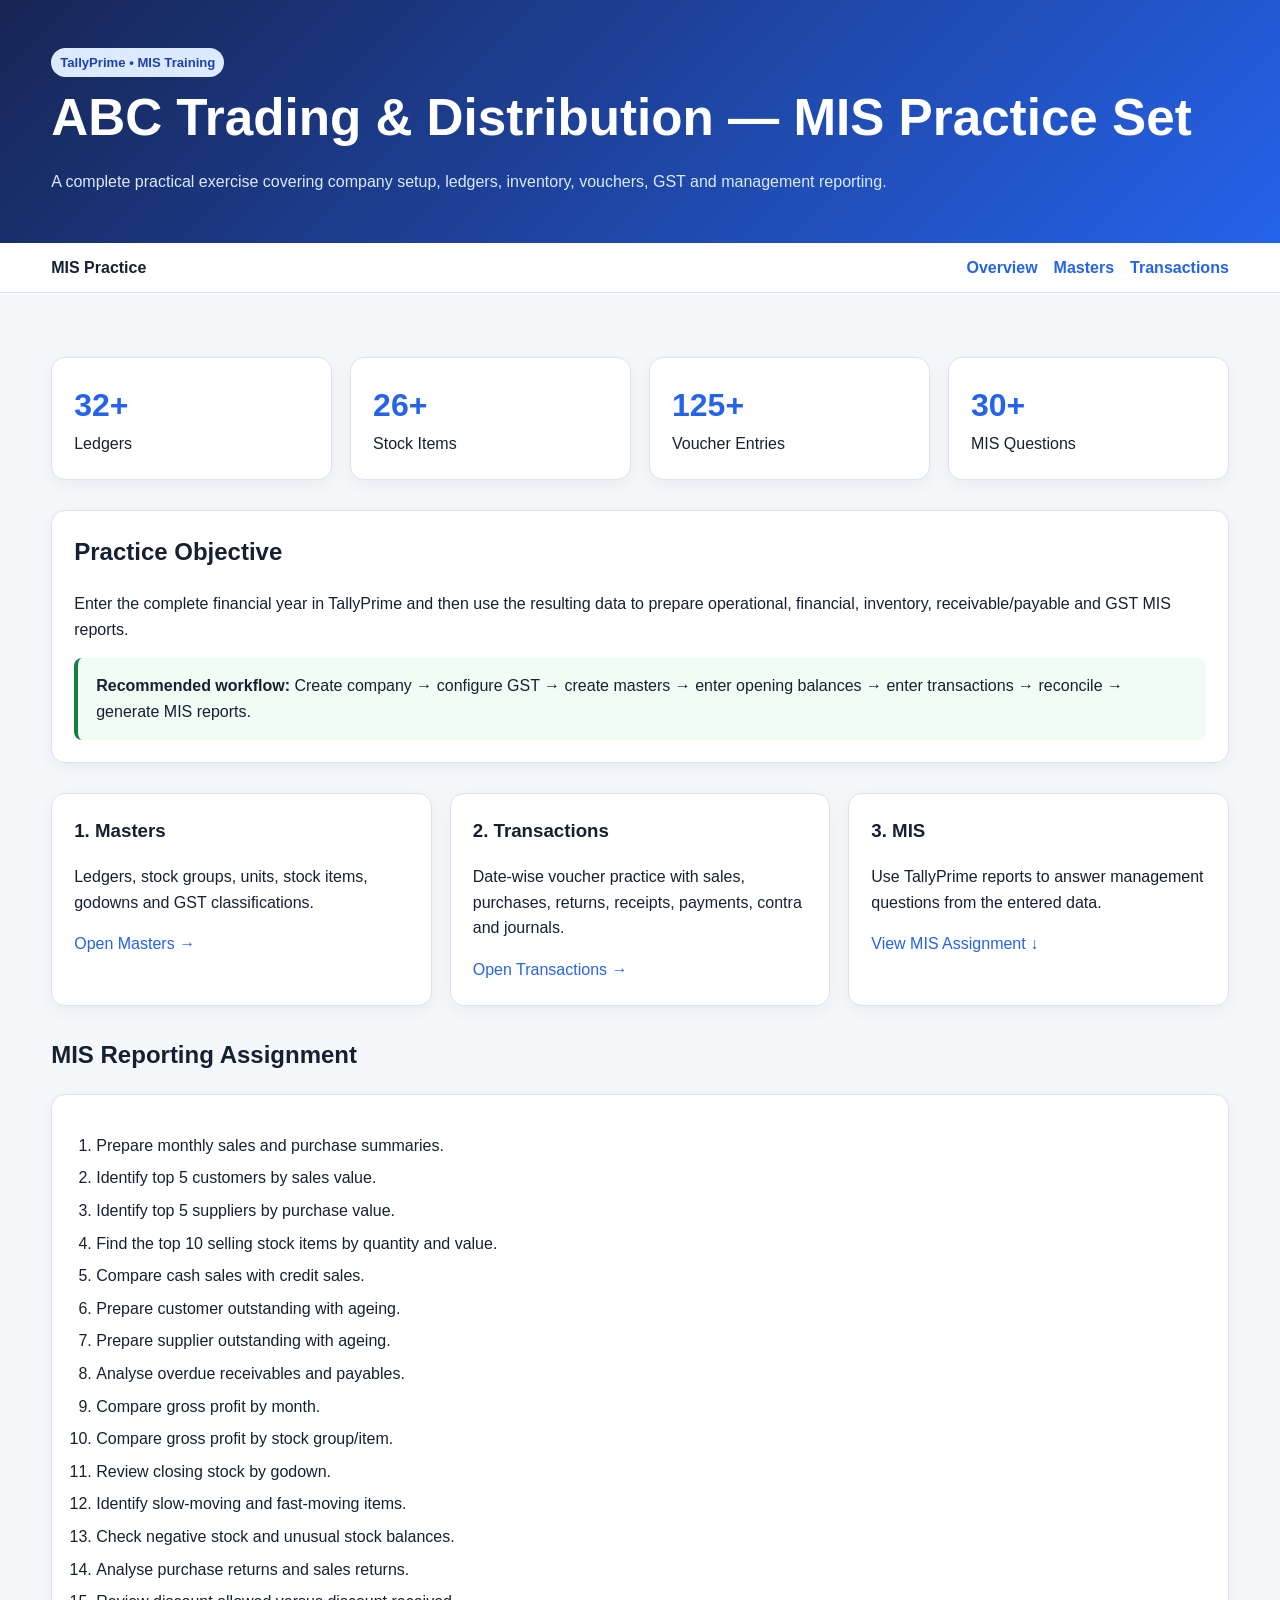
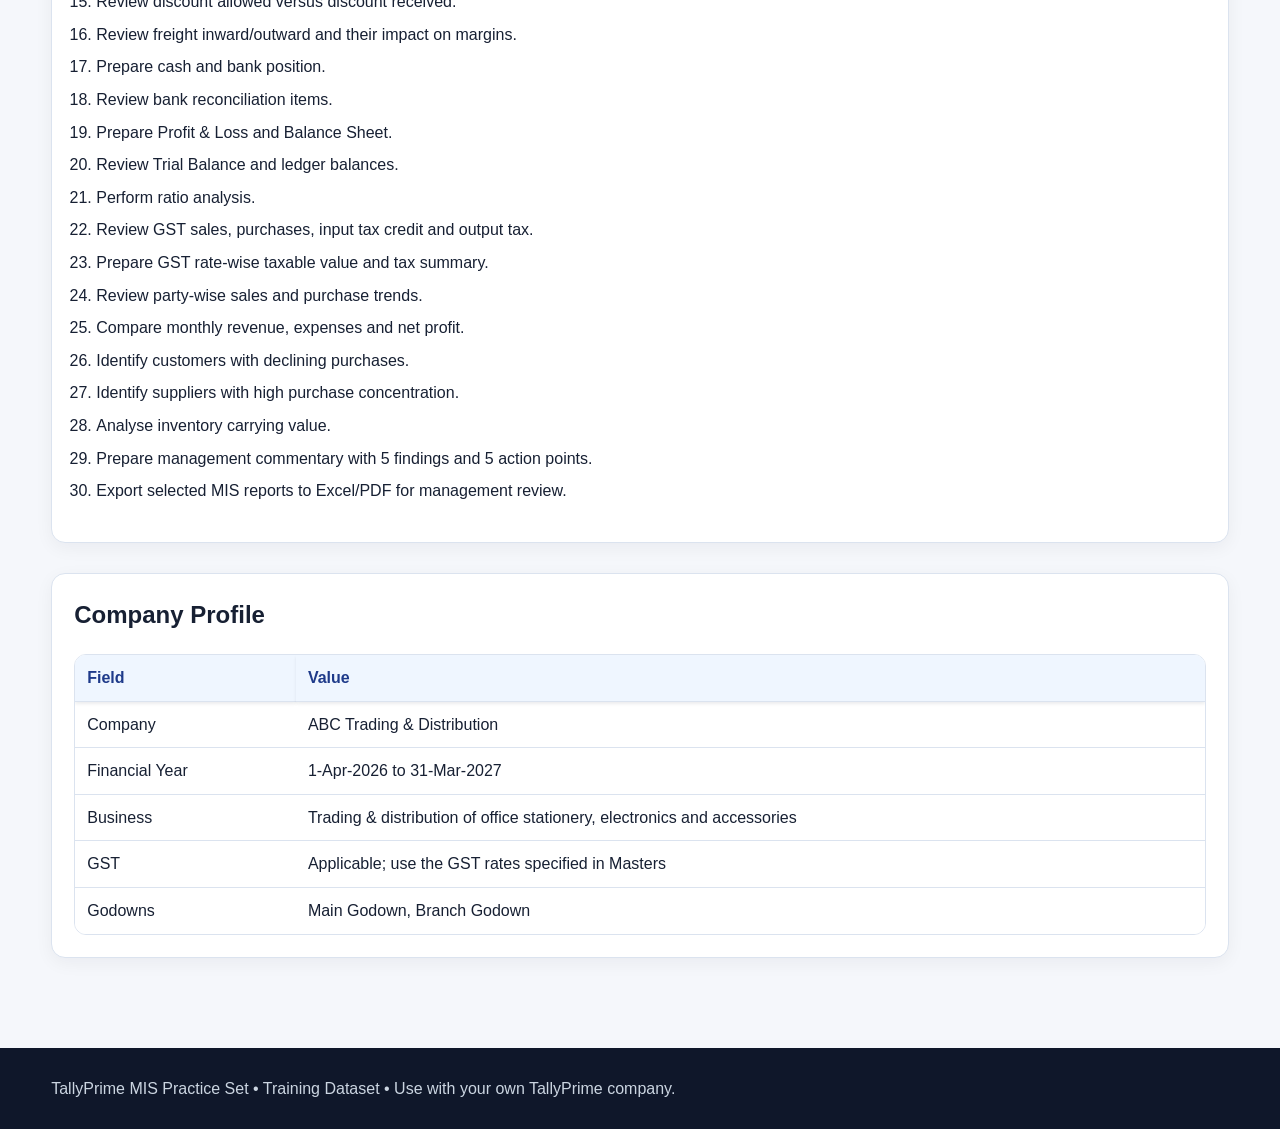
<file: index.html>
<!doctype html>
<html lang="en">
<head>
<meta charset="utf-8"><meta name="viewport" content="width=device-width,initial-scale=1">
<title>TallyPrime MIS Practice Set</title>
<link rel="stylesheet" href="universal.css">
</head>
<body>
<header><div class="container">
  <span class="badge">TallyPrime • MIS Training</span>
  <h1>ABC Trading & Distribution — MIS Practice Set</h1>
  <p>A complete practical exercise covering company setup, ledgers, inventory, vouchers, GST and management reporting.</p>
</div></header>
<nav><div class="container nav-inner">
  <strong>MIS Practice</strong>
  <div class="nav-links">
    <a href="index.html">Overview</a><a href="masters.html">Masters</a><a href="transactions.html">Transactions</a>
  </div>
</div></nav>
<main class="container">
<section class="grid">
  <div class="card"><div class="stat">32+</div><div>Ledgers</div></div>
  <div class="card"><div class="stat">26+</div><div>Stock Items</div></div>
  <div class="card"><div class="stat">125+</div><div>Voucher Entries</div></div>
  <div class="card"><div class="stat">30+</div><div>MIS Questions</div></div>
</section>

<section>
<div class="card">
<h2>Practice Objective</h2>
<p>Enter the complete financial year in TallyPrime and then use the resulting data to prepare operational, financial, inventory, receivable/payable and GST MIS reports.</p>
<div class="notice success"><strong>Recommended workflow:</strong> Create company → configure GST → create masters → enter opening balances → enter transactions → reconcile → generate MIS reports.</div>
</div>
</section>

<section class="grid">
<div class="card"><h3>1. Masters</h3><p>Ledgers, stock groups, units, stock items, godowns and GST classifications.</p><a href="masters.html">Open Masters →</a></div>
<div class="card"><h3>2. Transactions</h3><p>Date-wise voucher practice with sales, purchases, returns, receipts, payments, contra and journals.</p><a href="transactions.html">Open Transactions →</a></div>
<div class="card"><h3>3. MIS</h3><p>Use TallyPrime reports to answer management questions from the entered data.</p><a href="#mis">View MIS Assignment ↓</a></div>
</section>

<section id="mis">
<h2>MIS Reporting Assignment</h2>
<div class="card">
<ol class="checklist">
<li>Prepare monthly sales and purchase summaries.</li>
<li>Identify top 5 customers by sales value.</li>
<li>Identify top 5 suppliers by purchase value.</li>
<li>Find the top 10 selling stock items by quantity and value.</li>
<li>Compare cash sales with credit sales.</li>
<li>Prepare customer outstanding with ageing.</li>
<li>Prepare supplier outstanding with ageing.</li>
<li>Analyse overdue receivables and payables.</li>
<li>Compare gross profit by month.</li>
<li>Compare gross profit by stock group/item.</li>
<li>Review closing stock by godown.</li>
<li>Identify slow-moving and fast-moving items.</li>
<li>Check negative stock and unusual stock balances.</li>
<li>Analyse purchase returns and sales returns.</li>
<li>Review discount allowed versus discount received.</li>
<li>Review freight inward/outward and their impact on margins.</li>
<li>Prepare cash and bank position.</li>
<li>Review bank reconciliation items.</li>
<li>Prepare Profit & Loss and Balance Sheet.</li>
<li>Review Trial Balance and ledger balances.</li>
<li>Perform ratio analysis.</li>
<li>Review GST sales, purchases, input tax credit and output tax.</li>
<li>Prepare GST rate-wise taxable value and tax summary.</li>
<li>Review party-wise sales and purchase trends.</li>
<li>Compare monthly revenue, expenses and net profit.</li>
<li>Identify customers with declining purchases.</li>
<li>Identify suppliers with high purchase concentration.</li>
<li>Analyse inventory carrying value.</li>
<li>Prepare management commentary with 5 findings and 5 action points.</li>
<li>Export selected MIS reports to Excel/PDF for management review.</li>
</ol>
</div>
</section>

<section>
<div class="card">
<h2>Company Profile</h2>
<div class="table-wrap"><table><thead><tr><th>Field</th><th>Value</th></tr></thead><tbody>
<tr><td>Company</td><td>ABC Trading & Distribution</td></tr>
<tr><td>Financial Year</td><td>1-Apr-2026 to 31-Mar-2027</td></tr>
<tr><td>Business</td><td>Trading & distribution of office stationery, electronics and accessories</td></tr>
<tr><td>GST</td><td>Applicable; use the GST rates specified in Masters</td></tr>
<tr><td>Godowns</td><td>Main Godown, Branch Godown</td></tr>
</tbody></table></div>
</div>
</section>
</main>
<footer><div class="container">TallyPrime MIS Practice Set • Training Dataset • Use with your own TallyPrime company.</div></footer>
</body></html>
</file>
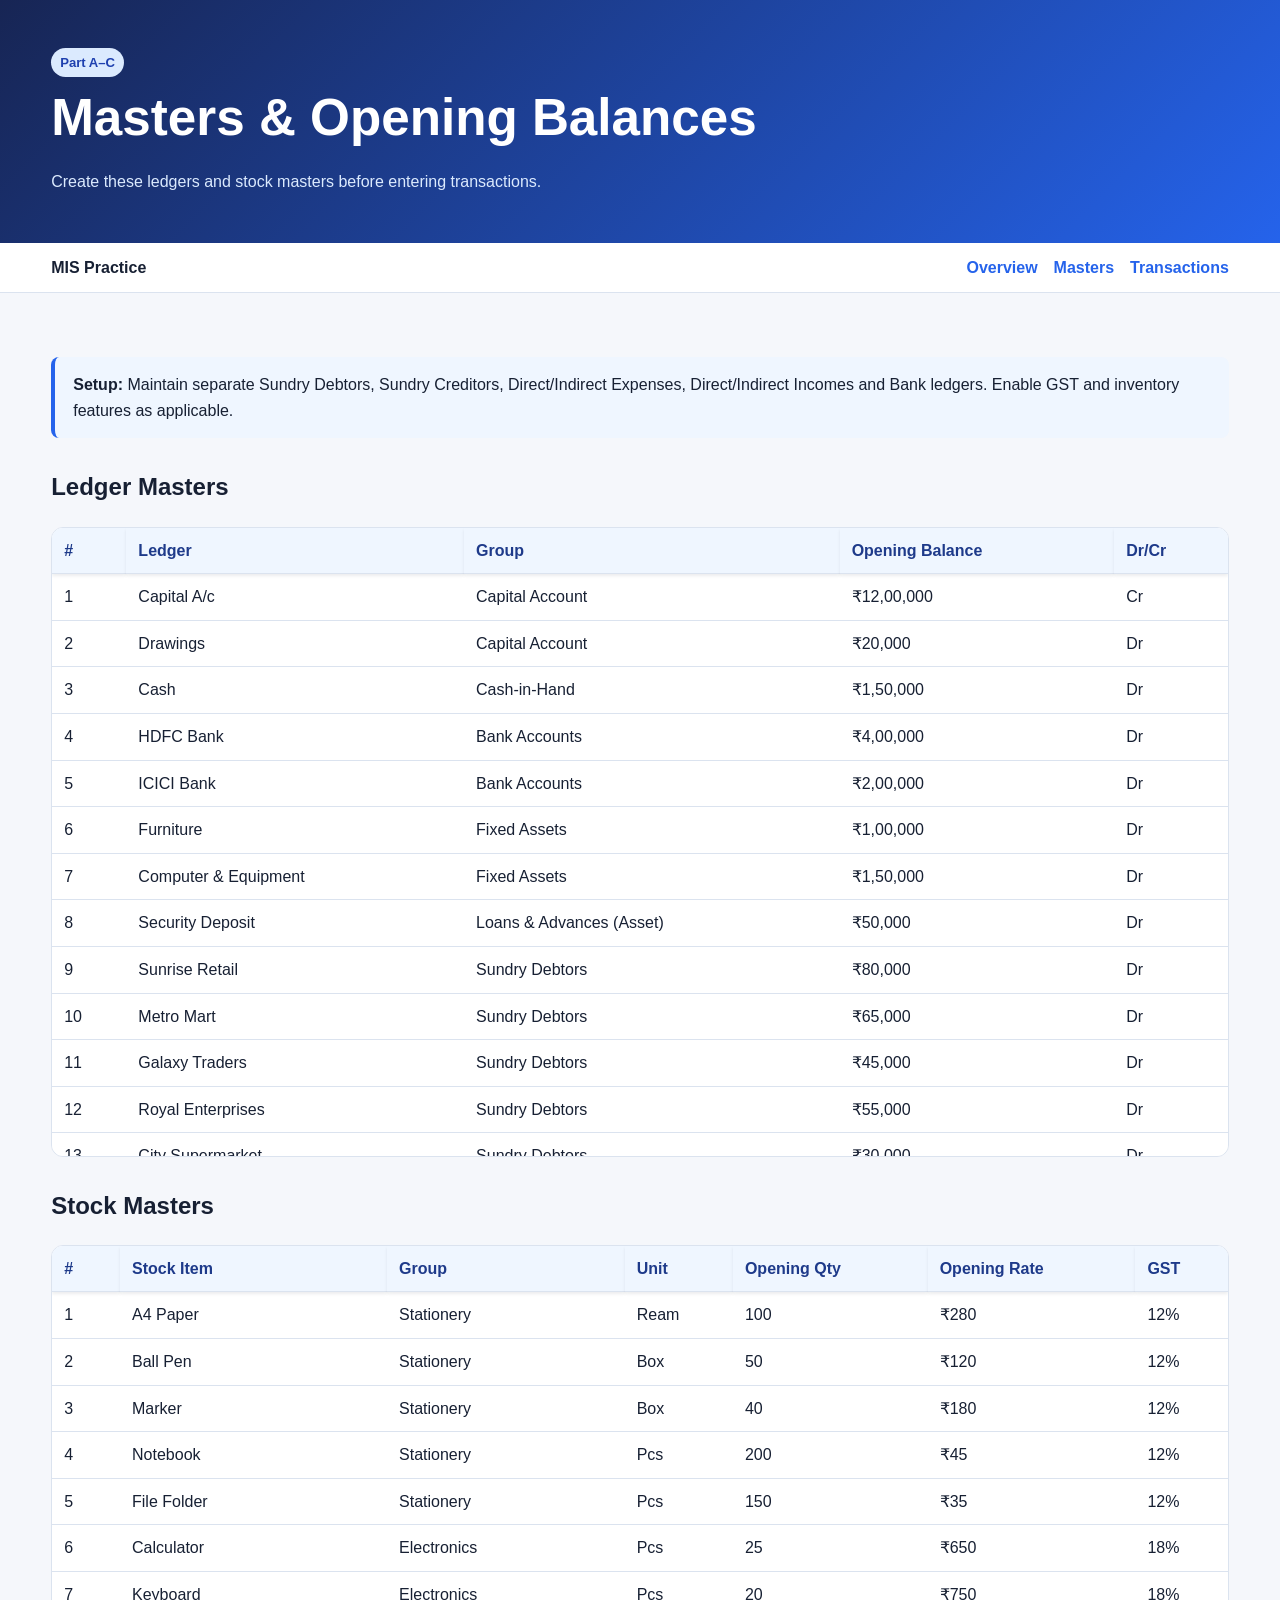
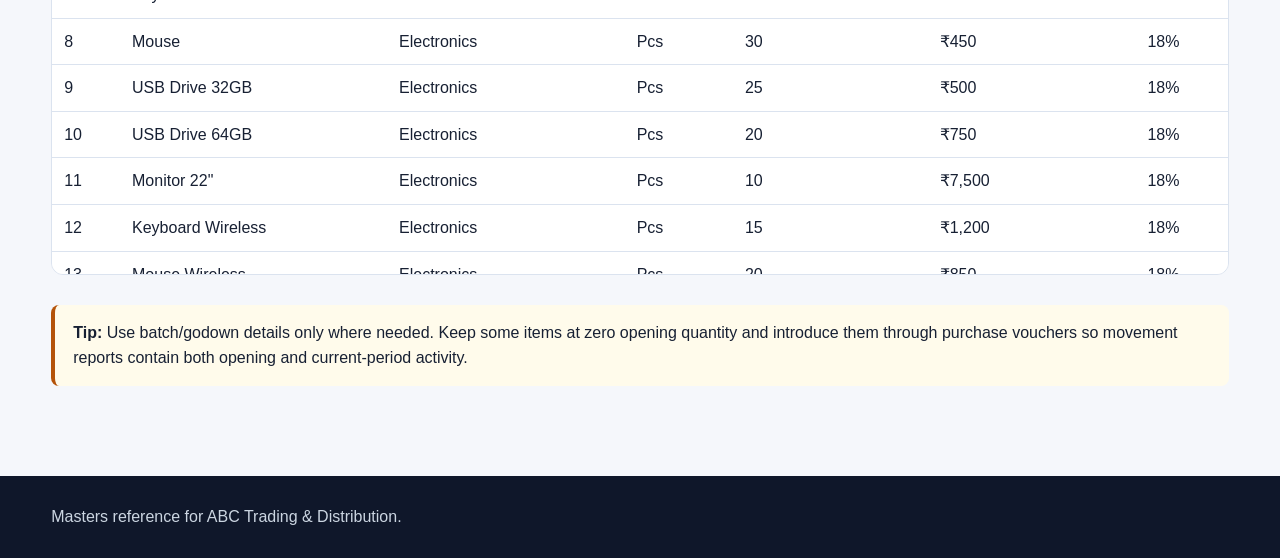
<file: masters.html>
<!doctype html>
<html lang="en">
<head>
<meta charset="utf-8"><meta name="viewport" content="width=device-width,initial-scale=1">
<title>Masters — TallyPrime MIS Practice</title>
<link rel="stylesheet" href="universal.css">
</head>
<body>
<header><div class="container"><span class="badge">Part A–C</span><h1>Masters & Opening Balances</h1><p>Create these ledgers and stock masters before entering transactions.</p></div></header>
<nav><div class="container nav-inner"><strong>MIS Practice</strong><div class="nav-links"><a href="index.html">Overview</a><a href="masters.html">Masters</a><a href="transactions.html">Transactions</a></div></div></nav>
<main class="container">
<section><div class="notice"><strong>Setup:</strong> Maintain separate Sundry Debtors, Sundry Creditors, Direct/Indirect Expenses, Direct/Indirect Incomes and Bank ledgers. Enable GST and inventory features as applicable.</div></section>

<section><h2>Ledger Masters</h2><div class="table-wrap"><table>
<thead><tr><th>#</th><th>Ledger</th><th>Group</th><th>Opening Balance</th><th>Dr/Cr</th></tr></thead><tbody>
<tr><td>1</td><td>Capital A/c</td><td>Capital Account</td><td>₹12,00,000</td><td>Cr</td></tr>
<tr><td>2</td><td>Drawings</td><td>Capital Account</td><td>₹20,000</td><td>Dr</td></tr>
<tr><td>3</td><td>Cash</td><td>Cash-in-Hand</td><td>₹1,50,000</td><td>Dr</td></tr>
<tr><td>4</td><td>HDFC Bank</td><td>Bank Accounts</td><td>₹4,00,000</td><td>Dr</td></tr>
<tr><td>5</td><td>ICICI Bank</td><td>Bank Accounts</td><td>₹2,00,000</td><td>Dr</td></tr>
<tr><td>6</td><td>Furniture</td><td>Fixed Assets</td><td>₹1,00,000</td><td>Dr</td></tr>
<tr><td>7</td><td>Computer & Equipment</td><td>Fixed Assets</td><td>₹1,50,000</td><td>Dr</td></tr>
<tr><td>8</td><td>Security Deposit</td><td>Loans & Advances (Asset)</td><td>₹50,000</td><td>Dr</td></tr>
<tr><td>9</td><td>Sunrise Retail</td><td>Sundry Debtors</td><td>₹80,000</td><td>Dr</td></tr>
<tr><td>10</td><td>Metro Mart</td><td>Sundry Debtors</td><td>₹65,000</td><td>Dr</td></tr>
<tr><td>11</td><td>Galaxy Traders</td><td>Sundry Debtors</td><td>₹45,000</td><td>Dr</td></tr>
<tr><td>12</td><td>Royal Enterprises</td><td>Sundry Debtors</td><td>₹55,000</td><td>Dr</td></tr>
<tr><td>13</td><td>City Supermarket</td><td>Sundry Debtors</td><td>₹30,000</td><td>Dr</td></tr>
<tr><td>14</td><td>Prime Distributors</td><td>Sundry Debtors</td><td>₹40,000</td><td>Dr</td></tr>
<tr><td>15</td><td>National Wholesalers</td><td>Sundry Creditors</td><td>₹90,000</td><td>Cr</td></tr>
<tr><td>16</td><td>Bharat Suppliers</td><td>Sundry Creditors</td><td>₹70,000</td><td>Cr</td></tr>
<tr><td>17</td><td>Global Enterprises</td><td>Sundry Creditors</td><td>₹60,000</td><td>Cr</td></tr>
<tr><td>18</td><td>Star Agencies</td><td>Sundry Creditors</td><td>₹45,000</td><td>Cr</td></tr>
<tr><td>19</td><td>Kumar Traders</td><td>Sundry Creditors</td><td>₹35,000</td><td>Cr</td></tr>
<tr><td>20</td><td>Rent</td><td>Indirect Expenses</td><td>Nil</td><td>—</td></tr>
<tr><td>21</td><td>Salary</td><td>Indirect Expenses</td><td>Nil</td><td>—</td></tr>
<tr><td>22</td><td>Electricity Charges</td><td>Indirect Expenses</td><td>Nil</td><td>—</td></tr>
<tr><td>23</td><td>Freight Inward</td><td>Direct Expenses</td><td>Nil</td><td>—</td></tr>
<tr><td>24</td><td>Freight Outward</td><td>Indirect Expenses</td><td>Nil</td><td>—</td></tr>
<tr><td>25</td><td>Advertisement</td><td>Indirect Expenses</td><td>Nil</td><td>—</td></tr>
<tr><td>26</td><td>Telephone Expenses</td><td>Indirect Expenses</td><td>Nil</td><td>—</td></tr>
<tr><td>27</td><td>Office Expenses</td><td>Indirect Expenses</td><td>Nil</td><td>—</td></tr>
<tr><td>28</td><td>Bank Charges</td><td>Indirect Expenses</td><td>Nil</td><td>—</td></tr>
<tr><td>29</td><td>Discount Received</td><td>Indirect Incomes</td><td>Nil</td><td>—</td></tr>
<tr><td>30</td><td>Discount Allowed</td><td>Indirect Expenses</td><td>Nil</td><td>—</td></tr>
<tr><td>31</td><td>Commission Received</td><td>Indirect Incomes</td><td>Nil</td><td>—</td></tr>
<tr><td>32</td><td>Interest Received</td><td>Indirect Incomes</td><td>Nil</td><td>—</td></tr>
</tbody></table></div></section>

<section><h2>Stock Masters</h2><div class="table-wrap"><table>
<thead><tr><th>#</th><th>Stock Item</th><th>Group</th><th>Unit</th><th>Opening Qty</th><th>Opening Rate</th><th>GST</th></tr></thead><tbody>
<tr><td>1</td><td>A4 Paper</td><td>Stationery</td><td>Ream</td><td>100</td><td>₹280</td><td>12%</td></tr>
<tr><td>2</td><td>Ball Pen</td><td>Stationery</td><td>Box</td><td>50</td><td>₹120</td><td>12%</td></tr>
<tr><td>3</td><td>Marker</td><td>Stationery</td><td>Box</td><td>40</td><td>₹180</td><td>12%</td></tr>
<tr><td>4</td><td>Notebook</td><td>Stationery</td><td>Pcs</td><td>200</td><td>₹45</td><td>12%</td></tr>
<tr><td>5</td><td>File Folder</td><td>Stationery</td><td>Pcs</td><td>150</td><td>₹35</td><td>12%</td></tr>
<tr><td>6</td><td>Calculator</td><td>Electronics</td><td>Pcs</td><td>25</td><td>₹650</td><td>18%</td></tr>
<tr><td>7</td><td>Keyboard</td><td>Electronics</td><td>Pcs</td><td>20</td><td>₹750</td><td>18%</td></tr>
<tr><td>8</td><td>Mouse</td><td>Electronics</td><td>Pcs</td><td>30</td><td>₹450</td><td>18%</td></tr>
<tr><td>9</td><td>USB Drive 32GB</td><td>Electronics</td><td>Pcs</td><td>25</td><td>₹500</td><td>18%</td></tr>
<tr><td>10</td><td>USB Drive 64GB</td><td>Electronics</td><td>Pcs</td><td>20</td><td>₹750</td><td>18%</td></tr>
<tr><td>11</td><td>Monitor 22"</td><td>Electronics</td><td>Pcs</td><td>10</td><td>₹7,500</td><td>18%</td></tr>
<tr><td>12</td><td>Keyboard Wireless</td><td>Electronics</td><td>Pcs</td><td>15</td><td>₹1,200</td><td>18%</td></tr>
<tr><td>13</td><td>Mouse Wireless</td><td>Electronics</td><td>Pcs</td><td>20</td><td>₹850</td><td>18%</td></tr>
<tr><td>14</td><td>Printer</td><td>Electronics</td><td>Pcs</td><td>5</td><td>₹12,000</td><td>18%</td></tr>
<tr><td>15</td><td>Toner Cartridge</td><td>Printer Supplies</td><td>Pcs</td><td>15</td><td>₹3,500</td><td>18%</td></tr>
<tr><td>16</td><td>HDMI Cable</td><td>Accessories</td><td>Pcs</td><td>40</td><td>₹350</td><td>18%</td></tr>
<tr><td>17</td><td>LAN Cable</td><td>Accessories</td><td>Pcs</td><td>100</td><td>₹80</td><td>18%</td></tr>
<tr><td>18</td><td>Router</td><td>Networking</td><td>Pcs</td><td>10</td><td>₹2,200</td><td>18%</td></tr>
<tr><td>19</td><td>Wi-Fi Adapter</td><td>Networking</td><td>Pcs</td><td>15</td><td>₹900</td><td>18%</td></tr>
<tr><td>20</td><td>Power Extension</td><td>Electrical</td><td>Pcs</td><td>25</td><td>₹650</td><td>18%</td></tr>
<tr><td>21</td><td>UPS</td><td>Electrical</td><td>Pcs</td><td>8</td><td>₹4,500</td><td>18%</td></tr>
<tr><td>22</td><td>Office Chair</td><td>Furniture</td><td>Pcs</td><td>10</td><td>₹5,500</td><td>18%</td></tr>
<tr><td>23</td><td>Table</td><td>Furniture</td><td>Pcs</td><td>5</td><td>₹8,500</td><td>18%</td></tr>
<tr><td>24</td><td>Whiteboard</td><td>Office Equipment</td><td>Pcs</td><td>8</td><td>₹2,500</td><td>18%</td></tr>
<tr><td>25</td><td>Stapler</td><td>Stationery</td><td>Pcs</td><td>50</td><td>₹120</td><td>12%</td></tr>
<tr><td>26</td><td>Calculator Scientific</td><td>Electronics</td><td>Pcs</td><td>10</td><td>₹1,200</td><td>18%</td></tr>
</tbody></table></div></section>

<section><div class="notice warning"><strong>Tip:</strong> Use batch/godown details only where needed. Keep some items at zero opening quantity and introduce them through purchase vouchers so movement reports contain both opening and current-period activity.</div></section>
</main>
<footer><div class="container">Masters reference for ABC Trading & Distribution.</div></footer>
</body></html>
</file>
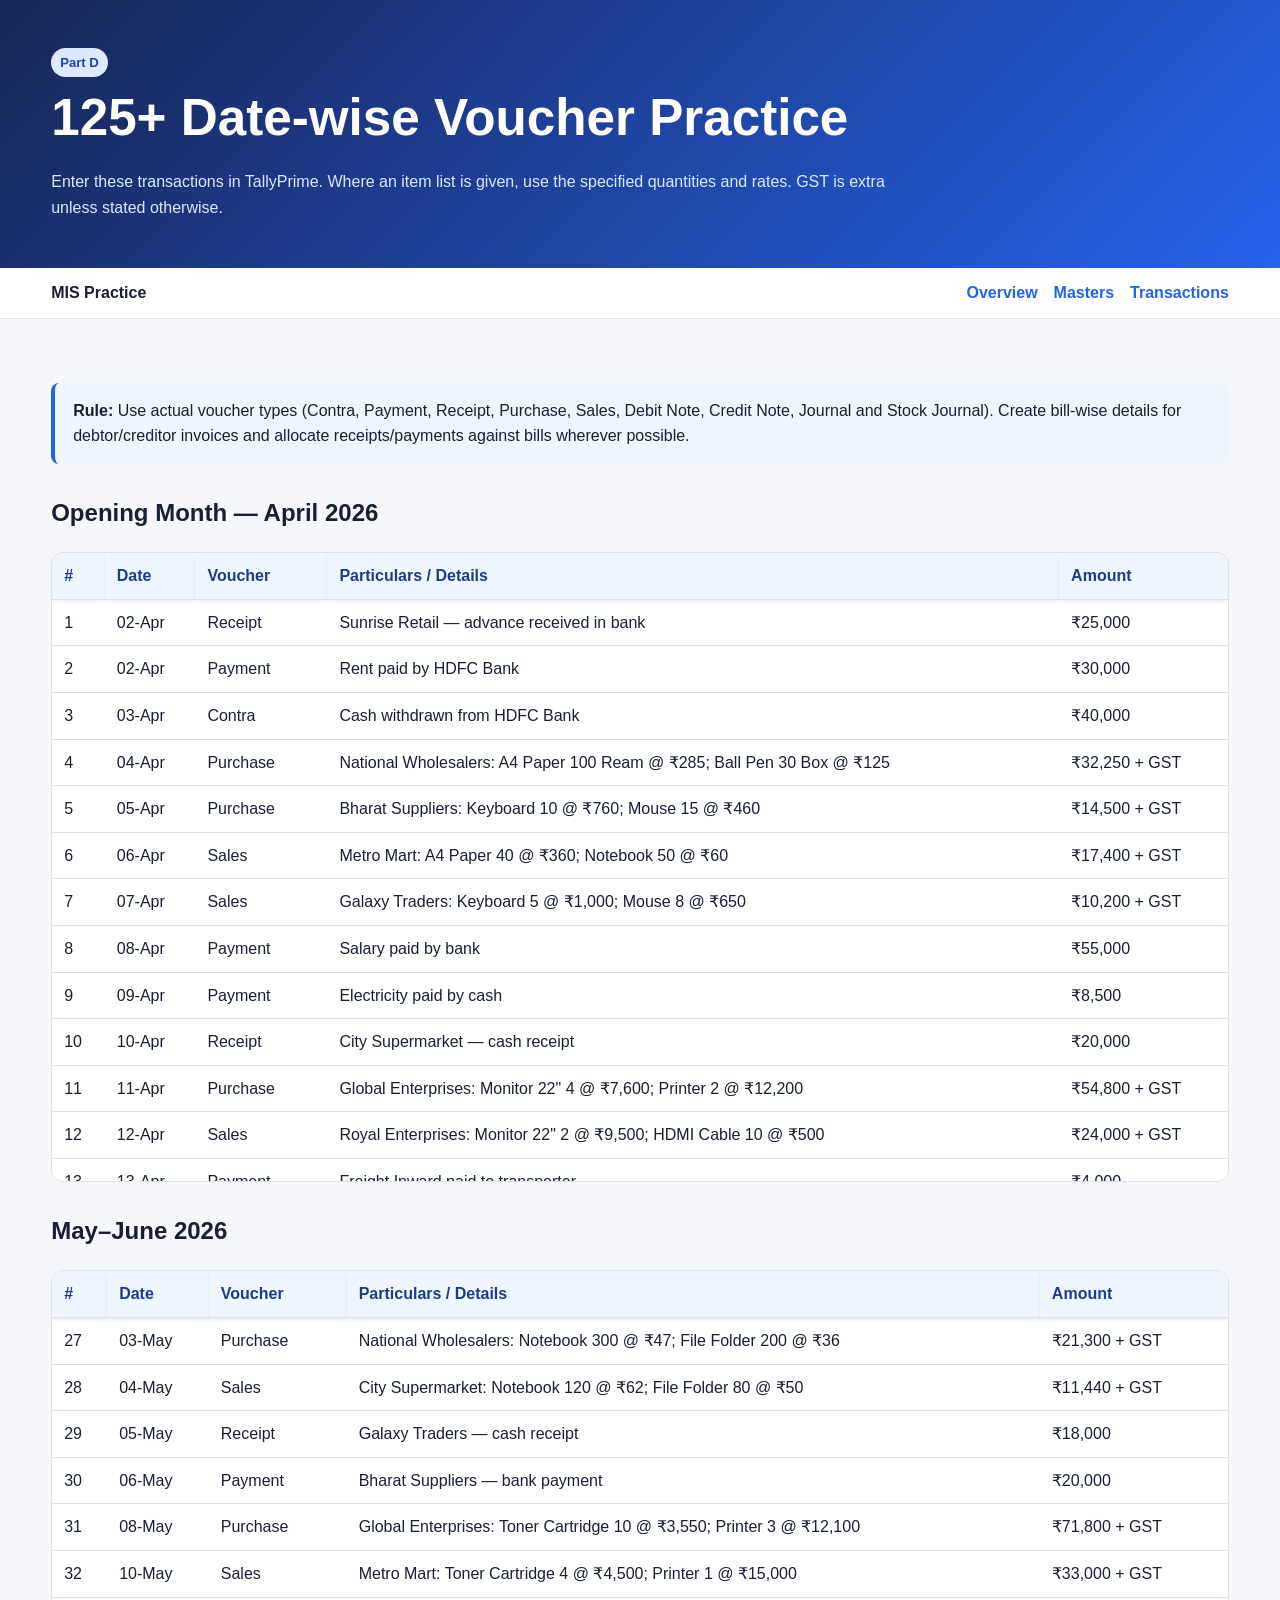
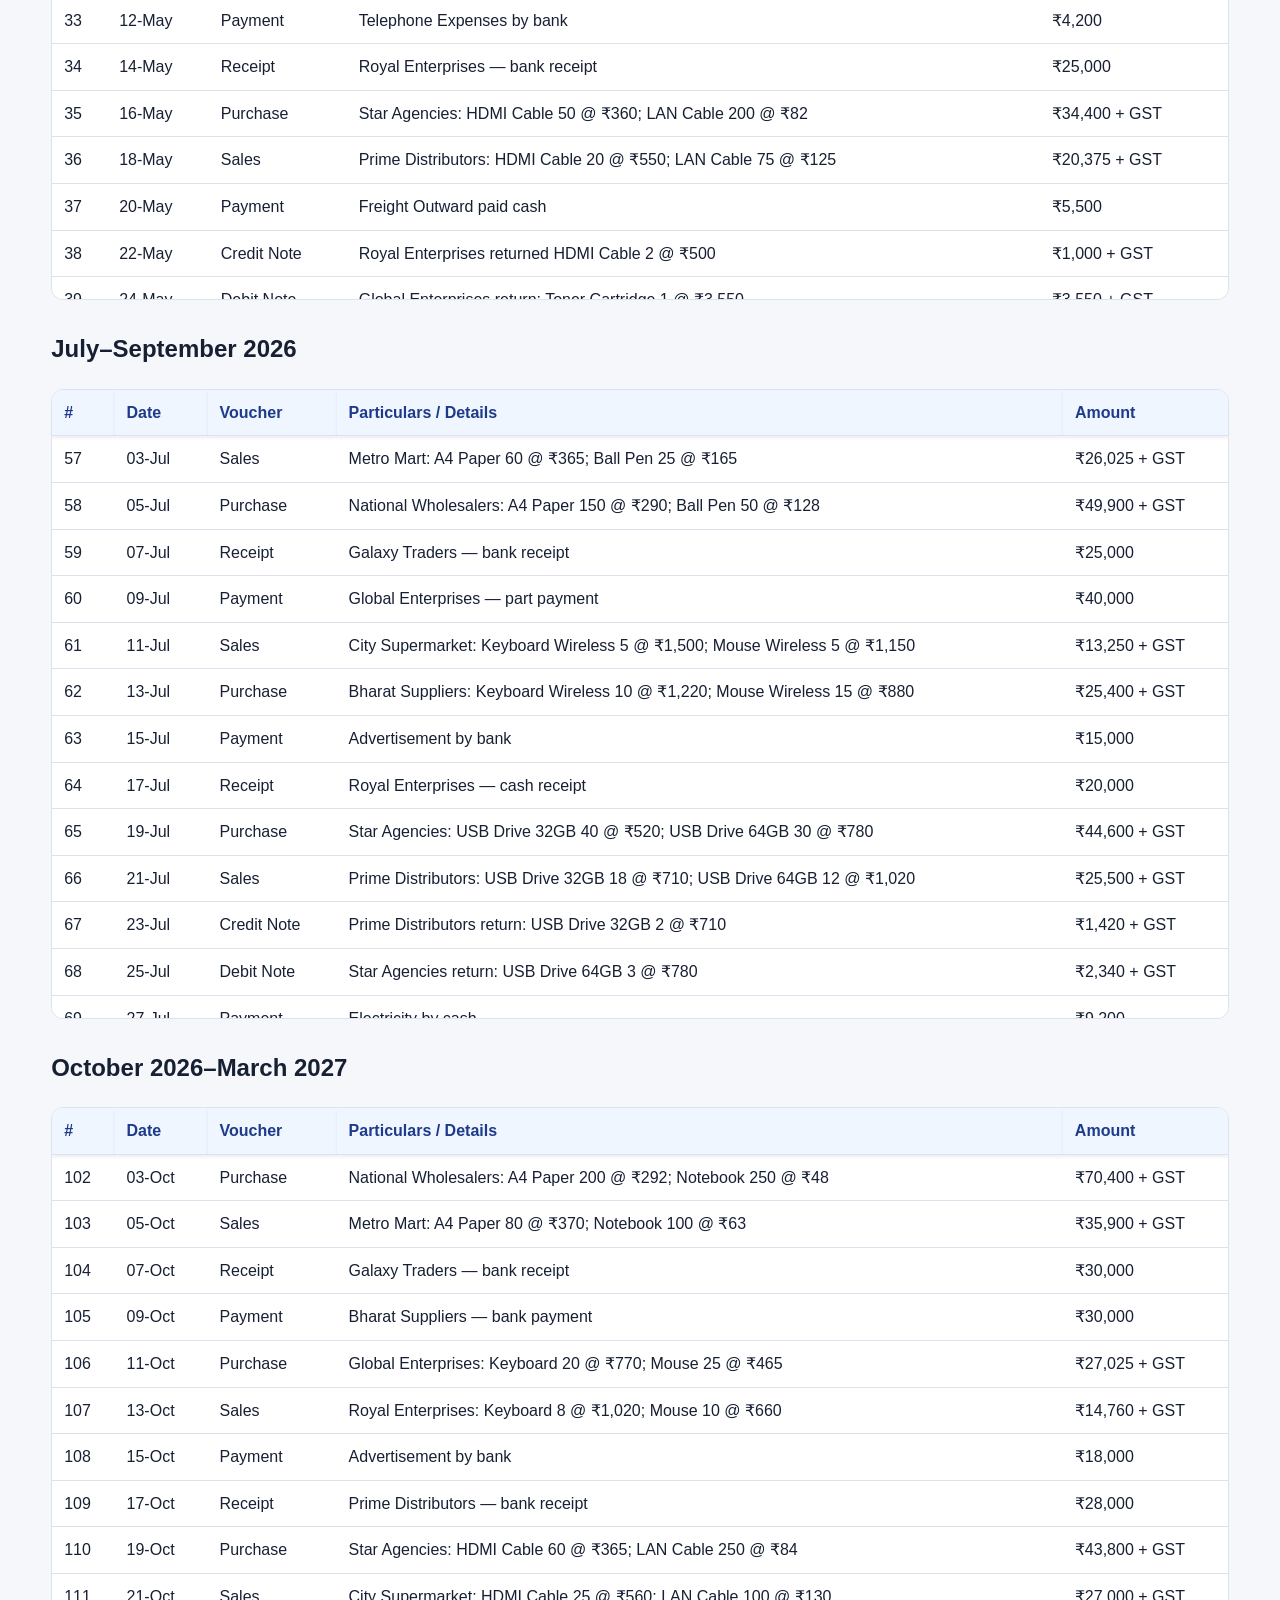
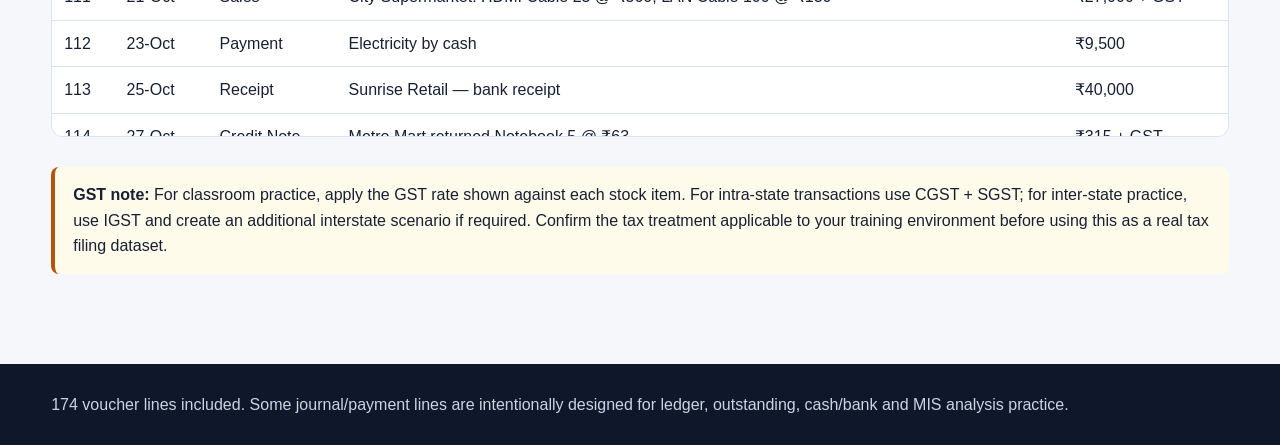
<file: transactions.html>
<!doctype html>
<html lang="en">
<head>
<meta charset="utf-8"><meta name="viewport" content="width=device-width,initial-scale=1">
<title>Transactions — TallyPrime MIS Practice</title>
<link rel="stylesheet" href="universal.css">
</head>
<body>
<header><div class="container"><span class="badge">Part D</span><h1>125+ Date-wise Voucher Practice</h1><p>Enter these transactions in TallyPrime. Where an item list is given, use the specified quantities and rates. GST is extra unless stated otherwise.</p></div></header>
<nav><div class="container nav-inner"><strong>MIS Practice</strong><div class="nav-links"><a href="index.html">Overview</a><a href="masters.html">Masters</a><a href="transactions.html">Transactions</a></div></div></nav>
<main class="container">
<section><div class="notice"><strong>Rule:</strong> Use actual voucher types (Contra, Payment, Receipt, Purchase, Sales, Debit Note, Credit Note, Journal and Stock Journal). Create bill-wise details for debtor/creditor invoices and allocate receipts/payments against bills wherever possible.</div></section>

<section><h2>Opening Month — April 2026</h2><div class="table-wrap"><table>
<thead><tr><th>#</th><th>Date</th><th>Voucher</th><th>Particulars / Details</th><th>Amount</th></tr></thead><tbody>
<tr><td>1</td><td>02-Apr</td><td>Receipt</td><td>Sunrise Retail — advance received in bank</td><td>₹25,000</td></tr>
<tr><td>2</td><td>02-Apr</td><td>Payment</td><td>Rent paid by HDFC Bank</td><td>₹30,000</td></tr>
<tr><td>3</td><td>03-Apr</td><td>Contra</td><td>Cash withdrawn from HDFC Bank</td><td>₹40,000</td></tr>
<tr><td>4</td><td>04-Apr</td><td>Purchase</td><td>National Wholesalers: A4 Paper 100 Ream @ ₹285; Ball Pen 30 Box @ ₹125</td><td>₹32,250 + GST</td></tr>
<tr><td>5</td><td>05-Apr</td><td>Purchase</td><td>Bharat Suppliers: Keyboard 10 @ ₹760; Mouse 15 @ ₹460</td><td>₹14,500 + GST</td></tr>
<tr><td>6</td><td>06-Apr</td><td>Sales</td><td>Metro Mart: A4 Paper 40 @ ₹360; Notebook 50 @ ₹60</td><td>₹17,400 + GST</td></tr>
<tr><td>7</td><td>07-Apr</td><td>Sales</td><td>Galaxy Traders: Keyboard 5 @ ₹1,000; Mouse 8 @ ₹650</td><td>₹10,200 + GST</td></tr>
<tr><td>8</td><td>08-Apr</td><td>Payment</td><td>Salary paid by bank</td><td>₹55,000</td></tr>
<tr><td>9</td><td>09-Apr</td><td>Payment</td><td>Electricity paid by cash</td><td>₹8,500</td></tr>
<tr><td>10</td><td>10-Apr</td><td>Receipt</td><td>City Supermarket — cash receipt</td><td>₹20,000</td></tr>
<tr><td>11</td><td>11-Apr</td><td>Purchase</td><td>Global Enterprises: Monitor 22" 4 @ ₹7,600; Printer 2 @ ₹12,200</td><td>₹54,800 + GST</td></tr>
<tr><td>12</td><td>12-Apr</td><td>Sales</td><td>Royal Enterprises: Monitor 22" 2 @ ₹9,500; HDMI Cable 10 @ ₹500</td><td>₹24,000 + GST</td></tr>
<tr><td>13</td><td>13-Apr</td><td>Payment</td><td>Freight Inward paid to transporter</td><td>₹4,000</td></tr>
<tr><td>14</td><td>14-Apr</td><td>Purchase</td><td>Star Agencies: USB Drive 32GB 30 @ ₹510; USB Drive 64GB 20 @ ₹760</td><td>₹30,500 + GST</td></tr>
<tr><td>15</td><td>15-Apr</td><td>Sales</td><td>Prime Distributors: USB Drive 32GB 10 @ ₹700; USB Drive 64GB 8 @ ₹1,000</td><td>₹15,000 + GST</td></tr>
<tr><td>16</td><td>16-Apr</td><td>Receipt</td><td>Metro Mart — bank receipt</td><td>₹15,000</td></tr>
<tr><td>17</td><td>17-Apr</td><td>Payment</td><td>National Wholesalers — part payment</td><td>₹25,000</td></tr>
<tr><td>18</td><td>18-Apr</td><td>Credit Note</td><td>Metro Mart returned A4 Paper 5 Ream @ ₹360</td><td>₹1,800 + GST</td></tr>
<tr><td>19</td><td>19-Apr</td><td>Debit Note</td><td>National Wholesalers purchase return: Ball Pen 5 Box @ ₹125</td><td>₹625 + GST</td></tr>
<tr><td>20</td><td>20-Apr</td><td>Journal</td><td>Accrue salary payable for month</td><td>₹55,000</td></tr>
<tr><td>21</td><td>22-Apr</td><td>Payment</td><td>Advertisement by bank</td><td>₹12,000</td></tr>
<tr><td>22</td><td>24-Apr</td><td>Receipt</td><td>Sunrise Retail — bank receipt against bill</td><td>₹30,000</td></tr>
<tr><td>23</td><td>25-Apr</td><td>Purchase</td><td>Kumar Traders: Router 8 @ ₹2,250; Wi-Fi Adapter 10 @ ₹920</td><td>₹27,400 + GST</td></tr>
<tr><td>24</td><td>26-Apr</td><td>Sales</td><td>Sunrise Retail: Router 3 @ ₹3,000; Wi-Fi Adapter 4 @ ₹1,250</td><td>₹13,000 + GST</td></tr>
<tr><td>25</td><td>28-Apr</td><td>Payment</td><td>Office Expenses paid cash</td><td>₹6,500</td></tr>
<tr><td>26</td><td>30-Apr</td><td>Journal</td><td>Depreciation provision: Furniture ₹2,500; Computer & Equipment ₹4,000</td><td>₹6,500</td></tr>
</tbody></table></div></section>

<section><h2>May–June 2026</h2><div class="table-wrap"><table>
<thead><tr><th>#</th><th>Date</th><th>Voucher</th><th>Particulars / Details</th><th>Amount</th></tr></thead><tbody>
<tr><td>27</td><td>03-May</td><td>Purchase</td><td>National Wholesalers: Notebook 300 @ ₹47; File Folder 200 @ ₹36</td><td>₹21,300 + GST</td></tr>
<tr><td>28</td><td>04-May</td><td>Sales</td><td>City Supermarket: Notebook 120 @ ₹62; File Folder 80 @ ₹50</td><td>₹11,440 + GST</td></tr>
<tr><td>29</td><td>05-May</td><td>Receipt</td><td>Galaxy Traders — cash receipt</td><td>₹18,000</td></tr>
<tr><td>30</td><td>06-May</td><td>Payment</td><td>Bharat Suppliers — bank payment</td><td>₹20,000</td></tr>
<tr><td>31</td><td>08-May</td><td>Purchase</td><td>Global Enterprises: Toner Cartridge 10 @ ₹3,550; Printer 3 @ ₹12,100</td><td>₹71,800 + GST</td></tr>
<tr><td>32</td><td>10-May</td><td>Sales</td><td>Metro Mart: Toner Cartridge 4 @ ₹4,500; Printer 1 @ ₹15,000</td><td>₹33,000 + GST</td></tr>
<tr><td>33</td><td>12-May</td><td>Payment</td><td>Telephone Expenses by bank</td><td>₹4,200</td></tr>
<tr><td>34</td><td>14-May</td><td>Receipt</td><td>Royal Enterprises — bank receipt</td><td>₹25,000</td></tr>
<tr><td>35</td><td>16-May</td><td>Purchase</td><td>Star Agencies: HDMI Cable 50 @ ₹360; LAN Cable 200 @ ₹82</td><td>₹34,400 + GST</td></tr>
<tr><td>36</td><td>18-May</td><td>Sales</td><td>Prime Distributors: HDMI Cable 20 @ ₹550; LAN Cable 75 @ ₹125</td><td>₹20,375 + GST</td></tr>
<tr><td>37</td><td>20-May</td><td>Payment</td><td>Freight Outward paid cash</td><td>₹5,500</td></tr>
<tr><td>38</td><td>22-May</td><td>Credit Note</td><td>Royal Enterprises returned HDMI Cable 2 @ ₹500</td><td>₹1,000 + GST</td></tr>
<tr><td>39</td><td>24-May</td><td>Debit Note</td><td>Global Enterprises return: Toner Cartridge 1 @ ₹3,550</td><td>₹3,550 + GST</td></tr>
<tr><td>40</td><td>26-May</td><td>Receipt</td><td>Sunrise Retail — bank receipt</td><td>₹35,000</td></tr>
<tr><td>41</td><td>28-May</td><td>Payment</td><td>National Wholesalers — bank payment</td><td>₹30,000</td></tr>
<tr><td>42</td><td>31-May</td><td>Journal</td><td>Accrue monthly salary</td><td>₹55,000</td></tr>
<tr><td>43</td><td>03-Jun</td><td>Purchase</td><td>Bharat Suppliers: Power Extension 30 @ ₹670; UPS 5 @ ₹4,600</td><td>₹43,100 + GST</td></tr>
<tr><td>44</td><td>05-Jun</td><td>Sales</td><td>Galaxy Traders: Power Extension 10 @ ₹900; UPS 2 @ ₹5,800</td><td>₹20,600 + GST</td></tr>
<tr><td>45</td><td>07-Jun</td><td>Purchase</td><td>Kumar Traders: Office Chair 12 @ ₹5,600; Table 6 @ ₹8,600</td><td>₹119,200 + GST</td></tr>
<tr><td>46</td><td>09-Jun</td><td>Sales</td><td>Royal Enterprises: Office Chair 5 @ ₹7,200; Table 2 @ ₹10,500</td><td>₹57,000 + GST</td></tr>
<tr><td>47</td><td>11-Jun</td><td>Receipt</td><td>City Supermarket — cash receipt</td><td>₹22,000</td></tr>
<tr><td>48</td><td>13-Jun</td><td>Payment</td><td>Rent paid by bank</td><td>₹30,000</td></tr>
<tr><td>49</td><td>15-Jun</td><td>Purchase</td><td>National Wholesalers: Whiteboard 10 @ ₹2,550; Stapler 60 @ ₹125</td><td>₹32,000 + GST</td></tr>
<tr><td>50</td><td>17-Jun</td><td>Sales</td><td>Prime Distributors: Whiteboard 4 @ ₹3,200; Stapler 20 @ ₹180</td><td>₹16,400 + GST</td></tr>
<tr><td>51</td><td>19-Jun</td><td>Contra</td><td>HDFC Bank to Cash</td><td>₹35,000</td></tr>
<tr><td>52</td><td>21-Jun</td><td>Payment</td><td>Salary payment by bank</td><td>₹55,000</td></tr>
<tr><td>53</td><td>23-Jun</td><td>Receipt</td><td>Metro Mart — bank receipt</td><td>₹30,000</td></tr>
<tr><td>54</td><td>25-Jun</td><td>Payment</td><td>Bank charges</td><td>₹1,250</td></tr>
<tr><td>55</td><td>27-Jun</td><td>Sales</td><td>Sunrise Retail: Calculator 5 @ ₹900; Mouse Wireless 6 @ ₹1,150</td><td>₹11,400 + GST</td></tr>
<tr><td>56</td><td>29-Jun</td><td>Purchase</td><td>Global Enterprises: Calculator 10 @ ₹670; Mouse Wireless 15 @ ₹870</td><td>₹19,750 + GST</td></tr>
</tbody></table></div></section>

<section><h2>July–September 2026</h2><div class="table-wrap"><table>
<thead><tr><th>#</th><th>Date</th><th>Voucher</th><th>Particulars / Details</th><th>Amount</th></tr></thead><tbody>
<tr><td>57</td><td>03-Jul</td><td>Sales</td><td>Metro Mart: A4 Paper 60 @ ₹365; Ball Pen 25 @ ₹165</td><td>₹26,025 + GST</td></tr>
<tr><td>58</td><td>05-Jul</td><td>Purchase</td><td>National Wholesalers: A4 Paper 150 @ ₹290; Ball Pen 50 @ ₹128</td><td>₹49,900 + GST</td></tr>
<tr><td>59</td><td>07-Jul</td><td>Receipt</td><td>Galaxy Traders — bank receipt</td><td>₹25,000</td></tr>
<tr><td>60</td><td>09-Jul</td><td>Payment</td><td>Global Enterprises — part payment</td><td>₹40,000</td></tr>
<tr><td>61</td><td>11-Jul</td><td>Sales</td><td>City Supermarket: Keyboard Wireless 5 @ ₹1,500; Mouse Wireless 5 @ ₹1,150</td><td>₹13,250 + GST</td></tr>
<tr><td>62</td><td>13-Jul</td><td>Purchase</td><td>Bharat Suppliers: Keyboard Wireless 10 @ ₹1,220; Mouse Wireless 15 @ ₹880</td><td>₹25,400 + GST</td></tr>
<tr><td>63</td><td>15-Jul</td><td>Payment</td><td>Advertisement by bank</td><td>₹15,000</td></tr>
<tr><td>64</td><td>17-Jul</td><td>Receipt</td><td>Royal Enterprises — cash receipt</td><td>₹20,000</td></tr>
<tr><td>65</td><td>19-Jul</td><td>Purchase</td><td>Star Agencies: USB Drive 32GB 40 @ ₹520; USB Drive 64GB 30 @ ₹780</td><td>₹44,600 + GST</td></tr>
<tr><td>66</td><td>21-Jul</td><td>Sales</td><td>Prime Distributors: USB Drive 32GB 18 @ ₹710; USB Drive 64GB 12 @ ₹1,020</td><td>₹25,500 + GST</td></tr>
<tr><td>67</td><td>23-Jul</td><td>Credit Note</td><td>Prime Distributors return: USB Drive 32GB 2 @ ₹710</td><td>₹1,420 + GST</td></tr>
<tr><td>68</td><td>25-Jul</td><td>Debit Note</td><td>Star Agencies return: USB Drive 64GB 3 @ ₹780</td><td>₹2,340 + GST</td></tr>
<tr><td>69</td><td>27-Jul</td><td>Payment</td><td>Electricity by cash</td><td>₹9,200</td></tr>
<tr><td>70</td><td>29-Jul</td><td>Receipt</td><td>Sunrise Retail — bank receipt</td><td>₹40,000</td></tr>
<tr><td>71</td><td>31-Jul</td><td>Journal</td><td>Monthly salary accrual</td><td>₹55,000</td></tr>
<tr><td>72</td><td>03-Aug</td><td>Purchase</td><td>Global Enterprises: Monitor 22" 6 @ ₹7,650; Printer 2 @ ₹12,300</td><td>₹70,500 + GST</td></tr>
<tr><td>73</td><td>05-Aug</td><td>Sales</td><td>Metro Mart: Monitor 22" 3 @ ₹9,600; Printer 1 @ ₹15,200</td><td>₹44,000 + GST</td></tr>
<tr><td>74</td><td>07-Aug</td><td>Payment</td><td>Salary by bank</td><td>₹55,000</td></tr>
<tr><td>75</td><td>09-Aug</td><td>Receipt</td><td>City Supermarket — bank receipt</td><td>₹18,000</td></tr>
<tr><td>76</td><td>11-Aug</td><td>Purchase</td><td>Kumar Traders: Router 12 @ ₹2,280; Wi-Fi Adapter 15 @ ₹930</td><td>₹41,490 + GST</td></tr>
<tr><td>77</td><td>13-Aug</td><td>Sales</td><td>Royal Enterprises: Router 5 @ ₹3,100; Wi-Fi Adapter 7 @ ₹1,280</td><td>₹24,460 + GST</td></tr>
<tr><td>78</td><td>15-Aug</td><td>Payment</td><td>Freight Outward cash</td><td>₹6,000</td></tr>
<tr><td>79</td><td>17-Aug</td><td>Receipt</td><td>Galaxy Traders — bank receipt</td><td>₹22,000</td></tr>
<tr><td>80</td><td>19-Aug</td><td>Purchase</td><td>Bharat Suppliers: UPS 8 @ ₹4,650; Power Extension 40 @ ₹675</td><td>₹64,200 + GST</td></tr>
<tr><td>81</td><td>21-Aug</td><td>Sales</td><td>Prime Distributors: UPS 3 @ ₹5,900; Power Extension 15 @ ₹920</td><td>₹31,500 + GST</td></tr>
<tr><td>82</td><td>23-Aug</td><td>Payment</td><td>Office Expenses by cash</td><td>₹7,200</td></tr>
<tr><td>83</td><td>25-Aug</td><td>Receipt</td><td>Metro Mart — bank receipt</td><td>₹35,000</td></tr>
<tr><td>84</td><td>27-Aug</td><td>Payment</td><td>National Wholesalers — bank payment</td><td>₹35,000</td></tr>
<tr><td>85</td><td>29-Aug</td><td>Journal</td><td>Accrue salary ₹55,000 and telephone ₹4,200 payable</td><td>₹59,200</td></tr>
<tr><td>86</td><td>31-Aug</td><td>Contra</td><td>Cash deposited into ICICI Bank</td><td>₹30,000</td></tr>
<tr><td>87</td><td>03-Sep</td><td>Purchase</td><td>National Wholesalers: Office Chair 10 @ ₹5,650; Table 4 @ ₹8,650</td><td>₹91,100 + GST</td></tr>
<tr><td>88</td><td>05-Sep</td><td>Sales</td><td>City Supermarket: Office Chair 4 @ ₹7,250; Table 2 @ ₹10,600</td><td>₹50,200 + GST</td></tr>
<tr><td>89</td><td>07-Sep</td><td>Receipt</td><td>Sunrise Retail — bank receipt</td><td>₹45,000</td></tr>
<tr><td>90</td><td>09-Sep</td><td>Payment</td><td>Rent by bank</td><td>₹30,000</td></tr>
<tr><td>91</td><td>11-Sep</td><td>Purchase</td><td>Star Agencies: Whiteboard 12 @ ₹2,580; Stapler 80 @ ₹128</td><td>₹41,840 + GST</td></tr>
<tr><td>92</td><td>13-Sep</td><td>Sales</td><td>Galaxy Traders: Whiteboard 5 @ ₹3,250; Stapler 30 @ ₹185</td><td>₹15,800 + GST</td></tr>
<tr><td>93</td><td>15-Sep</td><td>Payment</td><td>Salary by bank</td><td>₹55,000</td></tr>
<tr><td>94</td><td>17-Sep</td><td>Receipt</td><td>Royal Enterprises — bank receipt</td><td>₹30,000</td></tr>
<tr><td>95</td><td>19-Sep</td><td>Sales</td><td>Prime Distributors: Calculator Scientific 4 @ ₹1,500; Calculator 4 @ ₹900</td><td>₹9,600 + GST</td></tr>
<tr><td>96</td><td>21-Sep</td><td>Purchase</td><td>Global Enterprises: Calculator Scientific 8 @ ₹1,250; Calculator 12 @ ₹680</td><td>₹18,160 + GST</td></tr>
<tr><td>97</td><td>23-Sep</td><td>Credit Note</td><td>City Supermarket return: Stapler 3 @ ₹185</td><td>₹555 + GST</td></tr>
<tr><td>98</td><td>25-Sep</td><td>Debit Note</td><td>Bharat Suppliers return: UPS 1 @ ₹4,650</td><td>₹4,650 + GST</td></tr>
<tr><td>99</td><td>27-Sep</td><td>Payment</td><td>Bank charges</td><td>₹1,400</td></tr>
<tr><td>100</td><td>29-Sep</td><td>Receipt</td><td>City Supermarket — cash receipt</td><td>₹25,000</td></tr>
<tr><td>101</td><td>30-Sep</td><td>Journal</td><td>Quarter-end depreciation: Furniture ₹2,500; Computer ₹4,000</td><td>₹6,500</td></tr>
</tbody></table></div></section>

<section><h2>October 2026–March 2027</h2><div class="table-wrap"><table>
<thead><tr><th>#</th><th>Date</th><th>Voucher</th><th>Particulars / Details</th><th>Amount</th></tr></thead><tbody>
<tr><td>102</td><td>03-Oct</td><td>Purchase</td><td>National Wholesalers: A4 Paper 200 @ ₹292; Notebook 250 @ ₹48</td><td>₹70,400 + GST</td></tr>
<tr><td>103</td><td>05-Oct</td><td>Sales</td><td>Metro Mart: A4 Paper 80 @ ₹370; Notebook 100 @ ₹63</td><td>₹35,900 + GST</td></tr>
<tr><td>104</td><td>07-Oct</td><td>Receipt</td><td>Galaxy Traders — bank receipt</td><td>₹30,000</td></tr>
<tr><td>105</td><td>09-Oct</td><td>Payment</td><td>Bharat Suppliers — bank payment</td><td>₹30,000</td></tr>
<tr><td>106</td><td>11-Oct</td><td>Purchase</td><td>Global Enterprises: Keyboard 20 @ ₹770; Mouse 25 @ ₹465</td><td>₹27,025 + GST</td></tr>
<tr><td>107</td><td>13-Oct</td><td>Sales</td><td>Royal Enterprises: Keyboard 8 @ ₹1,020; Mouse 10 @ ₹660</td><td>₹14,760 + GST</td></tr>
<tr><td>108</td><td>15-Oct</td><td>Payment</td><td>Advertisement by bank</td><td>₹18,000</td></tr>
<tr><td>109</td><td>17-Oct</td><td>Receipt</td><td>Prime Distributors — bank receipt</td><td>₹28,000</td></tr>
<tr><td>110</td><td>19-Oct</td><td>Purchase</td><td>Star Agencies: HDMI Cable 60 @ ₹365; LAN Cable 250 @ ₹84</td><td>₹43,800 + GST</td></tr>
<tr><td>111</td><td>21-Oct</td><td>Sales</td><td>City Supermarket: HDMI Cable 25 @ ₹560; LAN Cable 100 @ ₹130</td><td>₹27,000 + GST</td></tr>
<tr><td>112</td><td>23-Oct</td><td>Payment</td><td>Electricity by cash</td><td>₹9,500</td></tr>
<tr><td>113</td><td>25-Oct</td><td>Receipt</td><td>Sunrise Retail — bank receipt</td><td>₹40,000</td></tr>
<tr><td>114</td><td>27-Oct</td><td>Credit Note</td><td>Metro Mart returned Notebook 5 @ ₹63</td><td>₹315 + GST</td></tr>
<tr><td>115</td><td>29-Oct</td><td>Debit Note</td><td>Star Agencies return: LAN Cable 10 @ ₹84</td><td>₹840 + GST</td></tr>
<tr><td>116</td><td>31-Oct</td><td>Journal</td><td>Monthly salary accrual</td><td>₹55,000</td></tr>
<tr><td>117</td><td>03-Nov</td><td>Purchase</td><td>Kumar Traders: Router 10 @ ₹2,300; Wi-Fi Adapter 20 @ ₹940</td><td>₹41,800 + GST</td></tr>
<tr><td>118</td><td>05-Nov</td><td>Sales</td><td>Galaxy Traders: Router 4 @ ₹3,150; Wi-Fi Adapter 8 @ ₹1,300</td><td>₹22,600 + GST</td></tr>
<tr><td>119</td><td>07-Nov</td><td>Payment</td><td>Rent by bank</td><td>₹30,000</td></tr>
<tr><td>120</td><td>09-Nov</td><td>Receipt</td><td>Metro Mart — bank receipt</td><td>₹40,000</td></tr>
<tr><td>121</td><td>11-Nov</td><td>Purchase</td><td>Bharat Suppliers: UPS 6 @ ₹4,700; Power Extension 30 @ ₹680</td><td>₹48,600 + GST</td></tr>
<tr><td>122</td><td>13-Nov</td><td>Sales</td><td>Prime Distributors: UPS 2 @ ₹6,000; Power Extension 10 @ ₹930</td><td>₹21,300 + GST</td></tr>
<tr><td>123</td><td>15-Nov</td><td>Payment</td><td>Salary by bank</td><td>₹55,000</td></tr>
<tr><td>124</td><td>17-Nov</td><td>Receipt</td><td>Royal Enterprises — bank receipt</td><td>₹35,000</td></tr>
<tr><td>125</td><td>19-Nov</td><td>Payment</td><td>Office Expenses cash</td><td>₹7,500</td></tr>
<tr><td>126</td><td>21-Nov</td><td>Contra</td><td>HDFC Bank to Cash</td><td>₹30,000</td></tr>
<tr><td>127</td><td>30-Nov</td><td>Journal</td><td>Accrue salary and telephone payable</td><td>₹59,200</td></tr>
<tr><td>128</td><td>05-Dec</td><td>Purchase</td><td>National Wholesalers: A4 Paper 180 @ ₹295; File Folder 150 @ ₹37</td><td>₹58,050 + GST</td></tr>
<tr><td>129</td><td>07-Dec</td><td>Sales</td><td>Sunrise Retail: A4 Paper 70 @ ₹375; File Folder 60 @ ₹52</td><td>₹29,370 + GST</td></tr>
<tr><td>130</td><td>10-Dec</td><td>Receipt</td><td>City Supermarket — bank receipt</td><td>₹30,000</td></tr>
<tr><td>131</td><td>12-Dec</td><td>Payment</td><td>Global Enterprises — bank payment</td><td>₹45,000</td></tr>
<tr><td>132</td><td>15-Dec</td><td>Purchase</td><td>Global Enterprises: Monitor 22" 5 @ ₹7,700; Printer 2 @ ₹12,400</td><td>₹63,300 + GST</td></tr>
<tr><td>133</td><td>17-Dec</td><td>Sales</td><td>Metro Mart: Monitor 22" 2 @ ₹9,700; Printer 1 @ ₹15,400</td><td>₹34,800 + GST</td></tr>
<tr><td>134</td><td>20-Dec</td><td>Payment</td><td>Freight Outward cash</td><td>₹6,200</td></tr>
<tr><td>135</td><td>22-Dec</td><td>Receipt</td><td>Prime Distributors — bank receipt</td><td>₹30,000</td></tr>
<tr><td>136</td><td>24-Dec</td><td>Credit Note</td><td>Metro Mart return: Printer 1 @ ₹15,400</td><td>₹15,400 + GST</td></tr>
<tr><td>137</td><td>26-Dec</td><td>Debit Note</td><td>Global Enterprises return: Monitor 1 @ ₹7,700</td><td>₹7,700 + GST</td></tr>
<tr><td>138</td><td>31-Dec</td><td>Journal</td><td>Half-year depreciation: Furniture ₹5,000; Computer ₹8,000</td><td>₹13,000</td></tr>
<tr><td>139</td><td>05-Jan</td><td>Purchase</td><td>Star Agencies: Whiteboard 15 @ ₹2,600; Stapler 100 @ ₹130</td><td>₹52,500 + GST</td></tr>
<tr><td>140</td><td>07-Jan</td><td>Sales</td><td>Galaxy Traders: Whiteboard 6 @ ₹3,300; Stapler 40 @ ₹190</td><td>₹27,400 + GST</td></tr>
<tr><td>141</td><td>10-Jan</td><td>Receipt</td><td>Sunrise Retail — bank receipt</td><td>₹35,000</td></tr>
<tr><td>142</td><td>12-Jan</td><td>Payment</td><td>National Wholesalers — bank payment</td><td>₹40,000</td></tr>
<tr><td>143</td><td>15-Jan</td><td>Purchase</td><td>Kumar Traders: Office Chair 8 @ ₹5,700; Table 3 @ ₹8,700</td><td>₹71,700 + GST</td></tr>
<tr><td>144</td><td>17-Jan</td><td>Sales</td><td>Royal Enterprises: Office Chair 3 @ ₹7,300; Table 1 @ ₹10,700</td><td>₹32,600 + GST</td></tr>
<tr><td>145</td><td>20-Jan</td><td>Payment</td><td>Salary by bank</td><td>₹55,000</td></tr>
<tr><td>146</td><td>22-Jan</td><td>Receipt</td><td>Metro Mart — bank receipt</td><td>₹45,000</td></tr>
<tr><td>147</td><td>25-Jan</td><td>Payment</td><td>Advertisement by bank</td><td>₹12,500</td></tr>
<tr><td>148</td><td>31-Jan</td><td>Journal</td><td>Monthly salary accrual</td><td>₹55,000</td></tr>
<tr><td>149</td><td>05-Feb</td><td>Purchase</td><td>National Wholesalers: Ball Pen 80 @ ₹130; Marker 60 @ ₹185</td><td>₹21,500 + GST</td></tr>
<tr><td>150</td><td>07-Feb</td><td>Sales</td><td>City Supermarket: Ball Pen 35 @ ₹168; Marker 25 @ ₹235</td><td>₹11,455 + GST</td></tr>
<tr><td>151</td><td>10-Feb</td><td>Receipt</td><td>Galaxy Traders — bank receipt</td><td>₹28,000</td></tr>
<tr><td>152</td><td>12-Feb</td><td>Payment</td><td>Bharat Suppliers — bank payment</td><td>₹35,000</td></tr>
<tr><td>153</td><td>15-Feb</td><td>Purchase</td><td>Global Enterprises: USB Drive 32GB 50 @ ₹525; USB Drive 64GB 35 @ ₹790</td><td>₹53,900 + GST</td></tr>
<tr><td>154</td><td>17-Feb</td><td>Sales</td><td>Prime Distributors: USB Drive 32GB 25 @ ₹720; USB Drive 64GB 15 @ ₹1,040</td><td>₹33,600 + GST</td></tr>
<tr><td>155</td><td>20-Feb</td><td>Payment</td><td>Electricity by cash</td><td>₹10,200</td></tr>
<tr><td>156</td><td>22-Feb</td><td>Receipt</td><td>Royal Enterprises — bank receipt</td><td>₹40,000</td></tr>
<tr><td>157</td><td>25-Feb</td><td>Credit Note</td><td>Prime Distributors return: USB Drive 64GB 2 @ ₹1,040</td><td>₹2,080 + GST</td></tr>
<tr><td>158</td><td>27-Feb</td><td>Debit Note</td><td>Global Enterprises return: USB Drive 32GB 2 @ ₹525</td><td>₹1,050 + GST</td></tr>
<tr><td>159</td><td>28-Feb</td><td>Journal</td><td>Salary accrual and depreciation ₹6,500</td><td>₹61,500</td></tr>
<tr><td>160</td><td>05-Mar</td><td>Purchase</td><td>Bharat Suppliers: Keyboard Wireless 12 @ ₹1,230; Mouse Wireless 20 @ ₹890</td><td>₹32,440 + GST</td></tr>
<tr><td>161</td><td>07-Mar</td><td>Sales</td><td>Sunrise Retail: Keyboard Wireless 5 @ ₹1,550; Mouse Wireless 8 @ ₹1,180</td><td>₹17,190 + GST</td></tr>
<tr><td>162</td><td>10-Mar</td><td>Receipt</td><td>Sunrise Retail — bank receipt</td><td>₹50,000</td></tr>
<tr><td>163</td><td>12-Mar</td><td>Payment</td><td>Star Agencies — bank payment</td><td>₹35,000</td></tr>
<tr><td>164</td><td>15-Mar</td><td>Purchase</td><td>Kumar Traders: UPS 5 @ ₹4,750; Power Extension 25 @ ₹690</td><td>₹41,000 + GST</td></tr>
<tr><td>165</td><td>17-Mar</td><td>Sales</td><td>Metro Mart: UPS 2 @ ₹6,100; Power Extension 10 @ ₹950</td><td>₹21,700 + GST</td></tr>
<tr><td>166</td><td>20-Mar</td><td>Payment</td><td>Rent by bank</td><td>₹30,000</td></tr>
<tr><td>167</td><td>22-Mar</td><td>Receipt</td><td>City Supermarket — bank receipt</td><td>₹35,000</td></tr>
<tr><td>168</td><td>24-Mar</td><td>Payment</td><td>Salary by bank</td><td>₹55,000</td></tr>
<tr><td>169</td><td>26-Mar</td><td>Credit Note</td><td>Metro Mart return: Power Extension 2 @ ₹950</td><td>₹1,900 + GST</td></tr>
<tr><td>170</td><td>28-Mar</td><td>Debit Note</td><td>Kumar Traders purchase return: UPS 1 @ ₹4,750</td><td>₹4,750 + GST</td></tr>
<tr><td>171</td><td>29-Mar</td><td>Payment</td><td>Bank charges</td><td>₹1,600</td></tr>
<tr><td>172</td><td>30-Mar</td><td>Journal</td><td>Final depreciation: Furniture ₹5,000; Computer ₹8,000</td><td>₹13,000</td></tr>
<tr><td>173</td><td>31-Mar</td><td>Receipt</td><td>Interest Received into HDFC Bank</td><td>₹4,500</td></tr>
<tr><td>174</td><td>31-Mar</td><td>Journal</td><td>Year-end provision for outstanding expenses and review of closing stock</td><td>As calculated</td></tr>
</tbody></table></div></section>

<section><div class="notice warning"><strong>GST note:</strong> For classroom practice, apply the GST rate shown against each stock item. For intra-state transactions use CGST + SGST; for inter-state practice, use IGST and create an additional interstate scenario if required. Confirm the tax treatment applicable to your training environment before using this as a real tax filing dataset.</div></section>
</main>
<footer><div class="container">174 voucher lines included. Some journal/payment lines are intentionally designed for ledger, outstanding, cash/bank and MIS analysis practice.</div></footer>
</body></html>
</file>
<file: universal.css>
:root{
  --bg:#f5f7fb; --card:#ffffff; --text:#172033; --muted:#64748b;
  --primary:#2563eb; --primary-dark:#1d4ed8; --border:#dbe3ef;
  --success:#15803d; --warning:#b45309;
}
*{box-sizing:border-box}
html{scroll-behavior:smooth}
body{margin:0;font-family:Inter,Segoe UI,Arial,sans-serif;background:var(--bg);color:var(--text);line-height:1.6}
a{color:var(--primary);text-decoration:none}
a:hover{text-decoration:underline}
.container{width:min(1180px,92%);margin:auto}
header{background:linear-gradient(135deg,#172554,#2563eb);color:#fff;padding:48px 0}
header h1{margin:0 0 10px;font-size:clamp(2rem,4vw,3.2rem)}
header p{margin:0;color:#dbeafe;max-width:850px}
nav{background:#fff;border-bottom:1px solid var(--border);position:sticky;top:0;z-index:10}
.nav-inner{display:flex;gap:20px;align-items:center;justify-content:space-between;padding:12px 0}
.nav-links{display:flex;gap:16px;flex-wrap:wrap}
.nav-links a{font-weight:600}
main{padding:34px 0 60px}
.grid{display:grid;grid-template-columns:repeat(auto-fit,minmax(230px,1fr));gap:18px}
.card{background:var(--card);border:1px solid var(--border);border-radius:14px;padding:22px;box-shadow:0 5px 18px rgba(15,23,42,.05)}
.card h2,.card h3{margin-top:0}
.stat{font-size:2rem;font-weight:800;color:var(--primary)}
.badge{display:inline-block;padding:4px 9px;border-radius:999px;background:#dbeafe;color:#1e40af;font-size:.82rem;font-weight:700}
section{margin:30px 0}
table{width:100%;border-collapse:separate;border-spacing:0;background:#fff;border:1px solid var(--border)}
th,td{padding:10px 12px;border-bottom:1px solid var(--border);text-align:left;vertical-align:top}
th{background:#eff6ff;color:#1e3a8a;position:sticky;top:0;z-index:5;box-shadow:0 2px 3px rgba(15,23,42,.08)}
.table-wrap{overflow:auto;max-height:70vh;border-radius:12px;border:1px solid var(--border)}
.table-wrap table{border:0}
.table-wrap{scrollbar-width:thin;scrollbar-color:#b7c4dc transparent}
.table-wrap::-webkit-scrollbar{width:8px;height:8px}
.table-wrap::-webkit-scrollbar-track{background:transparent}
.table-wrap::-webkit-scrollbar-thumb{background-color:#b7c4dc;border-radius:8px;border:2px solid transparent;background-clip:padding-box}
.table-wrap::-webkit-scrollbar-thumb:hover{background-color:var(--primary)}
.table-wrap::-webkit-scrollbar-corner{background:transparent}
tr:last-child td{border-bottom:0}
.notice{padding:15px 18px;border-left:4px solid var(--primary);background:#eff6ff;border-radius:8px}
.success{border-left-color:var(--success);background:#f0fdf4}
.warning{border-left-color:var(--warning);background:#fffbeb}
ul,ol{padding-left:22px}
footer{background:#0f172a;color:#cbd5e1;padding:28px 0}
.kpi{display:flex;justify-content:space-between;gap:12px;align-items:center}
.small{color:var(--muted);font-size:.92rem}
code{background:#eef2ff;padding:2px 5px;border-radius:4px}
.checklist li{margin:7px 0}
@media(max-width:700px){.nav-inner{align-items:flex-start;flex-direction:column}.card{padding:17px}}
</file>
